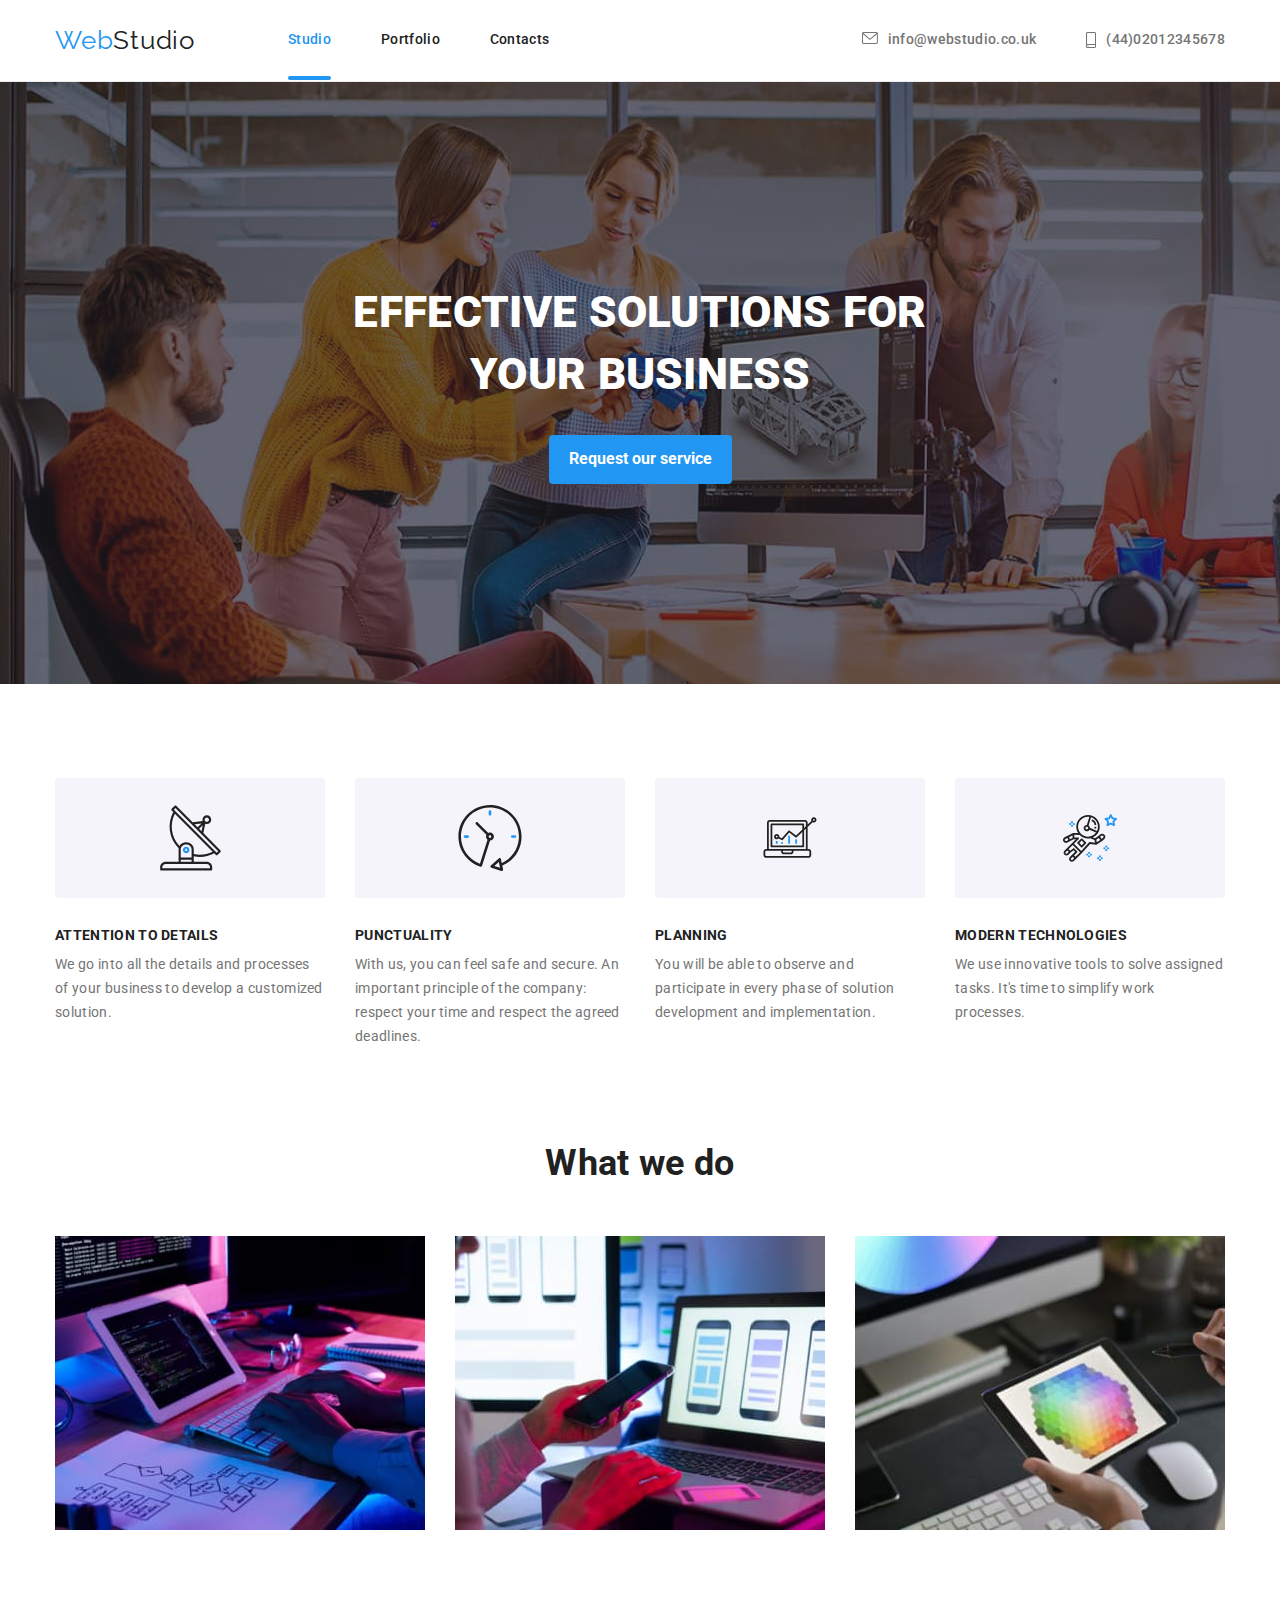
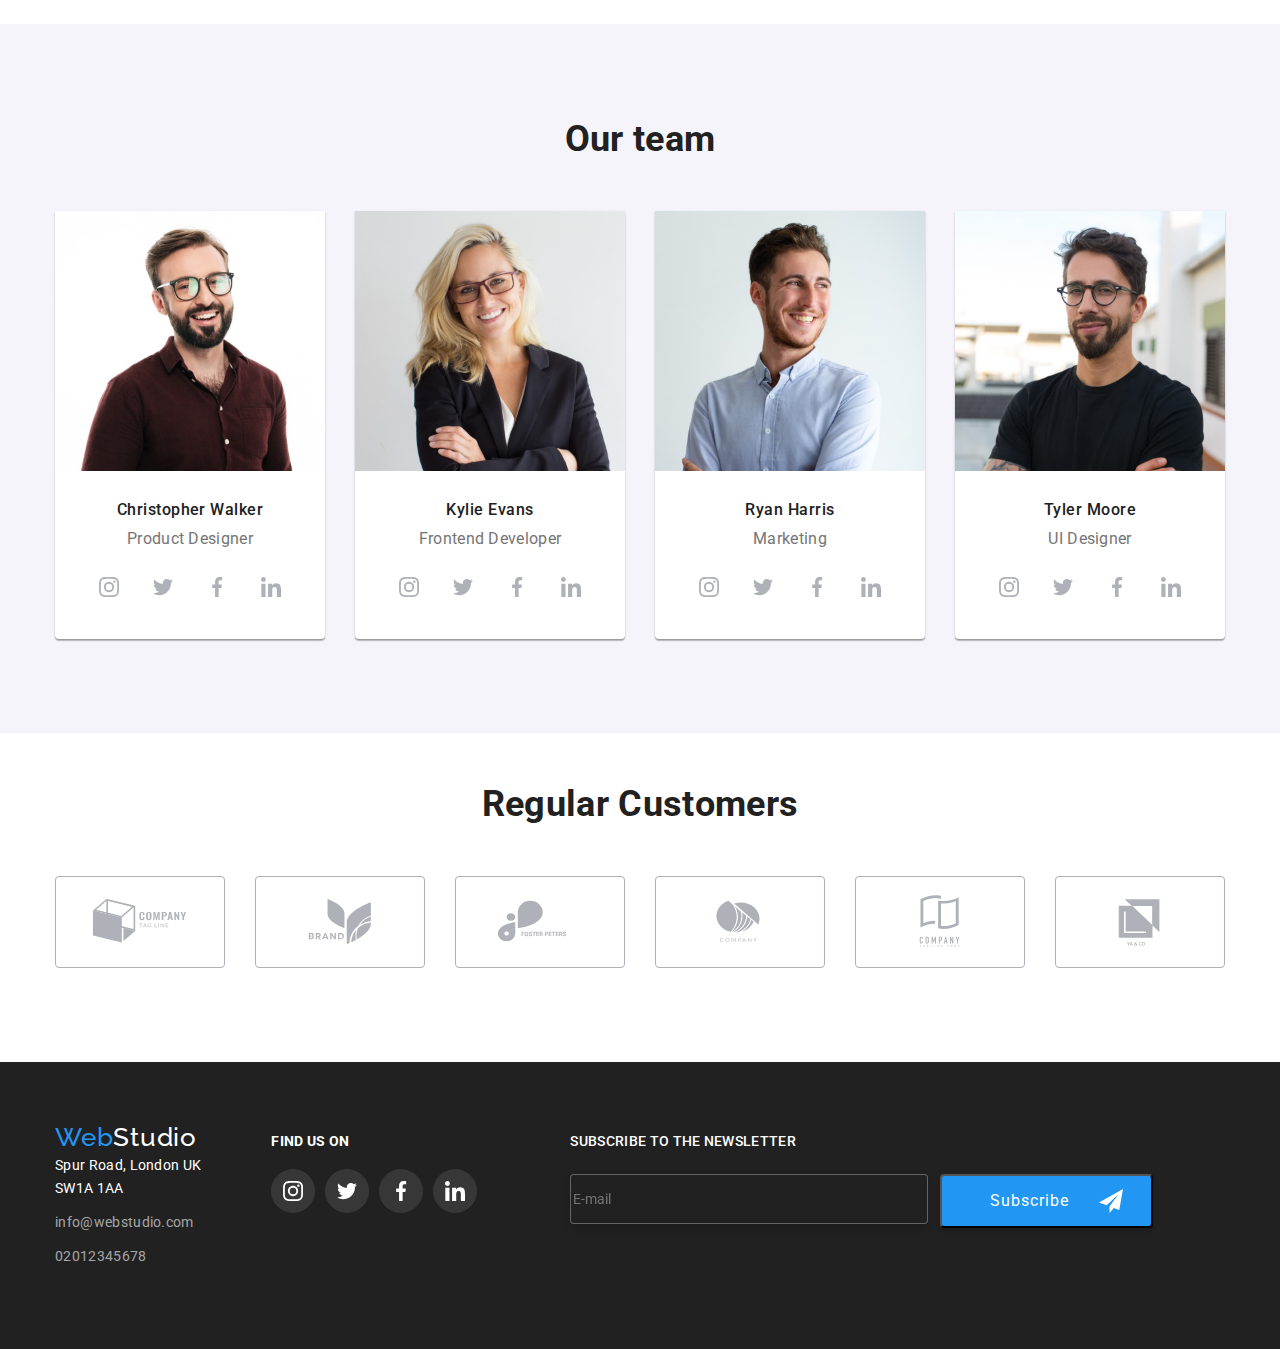
<file: index.html>
<!DOCTYPE html>
<html lang="en">
  <head>
    <meta charset="UTF-8" />
    <meta http-equiv="X-UA-Compatible" content="IE=edge" />
    <meta name="viewport" content="width=device-width, initial-scale=1.0" />
    <title>WebStudio</title>
    <link rel="preconnect" href="https://fonts.googleapis.com" />
    <link rel="preconnect" href="https://fonts.gstatic.com" crossorigin />
    <link
      href="https://fonts.googleapis.com/css2?family=Raleway:wght@700&family=Roboto:wght@400;500;700;900&display=swap"
      rel="stylesheet"
    />
    <link
      rel="stylesheet"
      href="https://cdnjs.cloudflare.com/ajax/libs/modern-normalize/1.1.0/modern-normalize.min.css"
    />
    <link rel="stylesheet" href="./css/main.min.css" />
    <!-- <link rel="stylesheet" href="./css/styles.css" /> -->
  </head>
  <body>
    <header class="header">
      <div class="container">
        <nav class="logo continer main-nav">
          <a href="./index.html" class="logo__icon"
            >Web<span class="logo__dark">Studio</span></a
          >
          <ul class="nav list">
            <li class="nav__item">
              <a href="./index.html" class="nav__link current">Studio</a>
            </li>
            <li class="nav__item">
              <a href="./portfolio.html" class="nav__link">Portfolio</a>
            </li>
            <li class="nav__item">
              <a href="" class="nav__link">Contacts</a>
            </li>
          </ul>
        </nav>
        <ul class="auth-nav list">
          <li class="auth-nav__item">
            <a class="auth-nav__link" href="mailto:info@webstudio.co.uk"
              ><svg class="auth-nav__icon" width="16" height="12">
                <use href="./images/icons.svg#icon-envelope"></use></svg
              >info@webstudio.co.uk</a
            >
          </li>
          <li class="auth-nav__item">
            <a class="auth-nav__link" href="tel:+4402012345678">
              <svg class="auth-nav__icon" width="10" height="16">
                <use href="./images/icons.svg#icon-smartphone"></use></svg
              >(44)02012345678</a
            >
          </li>
        </ul>
      </div>
    </header>
    <main>
      <section class="hero">
        <h1 class="hero__title">EFFECTIVE SOLUTIONS FOR <br />YOUR BUSINESS</h1>
        <button class="primary button" type="button" data-modal-open>
          Request our service
        </button>
      </section>
      <section class="feature">
        <div class="container">
          <h2 hidden class="features__title visually-hidden">Features</h2>
          <ul class="feature__list list">
            <li class="feature__item">
              <div class="feature__block">
                <svg width="65" height="70">
                  <use href="./images/icons.svg#icon-antenna"></use>
                </svg>
              </div>
              <h3 class="feature__targets">ATTENTION TO DETAILS</h3>
              <p class="feature__text">
                We go into all the details and processes of your business to
                develop a customized solution.
              </p>
            </li>
            <li class="feature__item">
              <div class="feature__block">
                <svg width="66" height="70">
                  <use href="./images/icons.svg#icon-clock"></use>
                </svg>
              </div>

              <h3 class="feature__targets">PUNCTUALITY</h3>
              <p class="feature__text">
                With us, you can feel safe and secure. An important principle of
                the company: respect your time and respect the agreed deadlines.
              </p>
            </li>
            <li class="feature__item">
              <div class="feature__block">
                <svg width="70" height="53">
                  <use href="./images/icons.svg#icon-diagram"></use>
                </svg>
              </div>
              <h3 class="feature__targets">PLANNING</h3>
              <p class="feature__text">
                You will be able to observe and participate in every phase of
                solution development and implementation.
              </p>
            </li>
            <li class="feature__item">
              <div class="feature__block">
                <svg width="54" height="60">
                  <use href="./images/icons.svg#icon-astronaut"></use>
                </svg>
              </div>
              <h3 class="feature__targets">MODERN TECHNOLOGIES</h3>
              <p class="feature__text">
                We use innovative tools to solve assigned tasks. It's time to
                simplify work processes.
              </p>
            </li>
          </ul>
        </div>
      </section>
      <section class="section section-what-we-do">
        <div class="container">
          <h2 class="section__title">What we do</h2>
          <ul class="what-we-do list product">
            <li class="flex-element product-thumb">
              <img src="./images/1.img.jpg" alt="1" width="370" height="294" />
              <div class="product-actions">
                <p class="product-text">desktop apps</p>
              </div>
            </li>
            <li class="flex-element product-thumb">
              <img src="./images/2.img.jpg" alt="2" width="370" height="294" />
              <div class="product-actions">
                <p class="product-text">mobile apps</p>
              </div>
            </li>
            <li class="flex-element product-thumb">
              <img src="./images/3.img.jpg" alt="3" width="370" height="294" />
              <div class="product-actions">
                <p class="product-text">design solutions</p>
              </div>
            </li>
          </ul>
        </div>
      </section>
      <section class="section section-our-team">
        <div class="container">
          <h2 class="section__title">Our team</h2>
          <ul class="our-team list">
            <li class="flex-element shadows">
              <img
                src="./images/Tony.jpg"
                alt="Tony Iommy"
                width="270"
                height="260"
              />
              <div class="our-team-names">
                <h3 class="section-title-team">Christopher Walker</h3>
                <p>Product Designer</p>
                <ul class="socials list">
                  <li class="socials-item">
                    <a
                      class="socials-link link"
                      href="https://instagram.com"
                      target="_blank"
                      rel="noopener noreferrer"
                      aria-label="instagram"
                    >
                      <svg class="socials-icon" width="20" height="20">
                        <use href="./images/icons.svg#icon-instagram"></use>
                      </svg>
                    </a>
                  </li>
                  <li class="socials-item">
                    <a
                      class="socials-link link"
                      href="https://twiter.com"
                      target="_blank"
                      rel="noopener noreferrer"
                      aria-label="twiter"
                    >
                      <svg class="socials-icon" width="20" height="20">
                        <use href="./images/icons.svg#icon-twitter"></use>
                      </svg>
                    </a>
                  </li>
                  <li class="socials-item">
                    <a
                      class="socials-link link"
                      href="https://facebook.com"
                      target="_blank"
                      rel="noopener noreferrer"
                      aria-label="facebook"
                    >
                      <svg class="socials-icon" width="20" height="20">
                        <use href="./images/icons.svg#icon-facebook"></use>
                      </svg>
                    </a>
                  </li>
                  <li class="socials-item">
                    <a
                      class="socials-link link"
                      href="https://linkedin.com"
                      target="_blank"
                      rel="noopener noreferrer"
                      aria-label="linkedin"
                    >
                      <svg class="socials-icon" width="20" height="20">
                        <use href="./images/icons.svg#icon-linkedin"></use>
                      </svg>
                    </a>
                  </li>
                </ul>
              </div>
            </li>
            <li class="flex-element shadows">
              <img
                src="./images/Sharon.jpg"
                alt="Sharon den Adel"
                width="270"
                height="260"
              />
              <div class="our-team-names">
                <h3 class="section-title-team">Kylie Evans</h3>
                <p>Frontend Developer</p>
                <ul class="socials list">
                  <li class="socials-item">
                    <a
                      class="socials-link link"
                      href="https://instagram.com"
                      target="_blank"
                      rel="noopener noreferrer"
                      aria-label="instagram"
                    >
                      <svg class="socials-icon" width="20" height="20">
                        <use href="./images/icons.svg#icon-instagram"></use>
                      </svg>
                    </a>
                  </li>
                  <li class="socials-item">
                    <a
                      class="socials-link link"
                      href="https://twiter.com"
                      target="_blank"
                      rel="noopener noreferrer"
                      aria-label="twiter"
                    >
                      <svg class="socials-icon" width="20" height="20">
                        <use href="./images/icons.svg#icon-twitter"></use>
                      </svg>
                    </a>
                  </li>
                  <li class="socials-item">
                    <a
                      class="socials-link link"
                      href="https://facebook.com"
                      target="_blank"
                      rel="noopener noreferrer"
                      aria-label="facebook"
                    >
                      <svg class="socials-icon" width="20" height="20">
                        <use href="./images/icons.svg#icon-facebook"></use>
                      </svg>
                    </a>
                  </li>
                  <li class="socials-item">
                    <a
                      class="socials-link link"
                      href="https://linkedin.com"
                      target="_blank"
                      rel="noopener noreferrer"
                      aria-label="linkedin"
                    >
                      <svg class="socials-icon" width="20" height="20">
                        <use href="./images/icons.svg#icon-linkedin"></use>
                      </svg>
                    </a>
                  </li>
                </ul>
              </div>
            </li>
            <li class="flex-element shadows">
              <img
                src="./images/James.jpg"
                alt="James Hetfield"
                width="270"
                height="260"
              />
              <div class="our-team-names">
                <h3 class="section-title-team">Ryan Harris</h3>
                <p>Marketing</p>
                <ul class="socials list">
                  <li class="socials-item">
                    <a
                      class="socials-link link"
                      href="https://instagram.com"
                      target="_blank"
                      rel="noopener noreferrer"
                      aria-label="instagram"
                    >
                      <svg class="socials-icon" width="20" height="20">
                        <use href="./images/icons.svg#icon-instagram"></use>
                      </svg>
                    </a>
                  </li>
                  <li class="socials-item">
                    <a
                      class="socials-link link"
                      href="https://twiter.com"
                      target="_blank"
                      rel="noopener noreferrer"
                      aria-label="twiter"
                    >
                      <svg class="socials-icon" width="20" height="20">
                        <use href="./images/icons.svg#icon-twitter"></use>
                      </svg>
                    </a>
                  </li>
                  <li class="socials-item">
                    <a
                      class="socials-link link"
                      href="https://facebook.com"
                      target="_blank"
                      rel="noopener noreferrer"
                      aria-label="facebook"
                    >
                      <svg class="socials-icon" width="20" height="20">
                        <use href="./images/icons.svg#icon-facebook"></use>
                      </svg>
                    </a>
                  </li>
                  <li class="socials-item">
                    <a
                      class="socials-link link"
                      href="https://linkedin.com"
                      target="_blank"
                      rel="noopener noreferrer"
                      aria-label="linkedin"
                    >
                      <svg class="socials-icon" width="20" height="20">
                        <use href="./images/icons.svg#icon-linkedin"></use>
                      </svg>
                    </a>
                  </li>
                </ul>
              </div>
            </li>
            <li class="flex-element shadows">
              <img
                src="./images/Kirk.jpg"
                alt="Kirk Hammett"
                width="270"
                height="260"
              />
              <div class="our-team-names">
                <h3 class="section-title-team">Tyler Moore</h3>
                <p>UI Designer</p>
                <ul class="socials list">
                  <li class="socials-item">
                    <a
                      class="socials-link link"
                      href="https://instagram.com"
                      target="_blank"
                      rel="noopener noreferrer"
                      aria-label="instagram"
                    >
                      <svg class="socials-icon" width="20" height="20">
                        <use href="./images/icons.svg#icon-instagram"></use>
                      </svg>
                    </a>
                  </li>
                  <li class="socials-item">
                    <a
                      class="socials-link link"
                      href="https://twiter.com"
                      target="_blank"
                      rel="noopener noreferrer"
                      aria-label="twiter"
                    >
                      <svg class="socials-icon" width="20" height="20">
                        <use href="./images/icons.svg#icon-twitter"></use>
                      </svg>
                    </a>
                  </li>
                  <li class="socials-item">
                    <a
                      class="socials-link link"
                      href="https://facebook.com"
                      target="_blank"
                      rel="noopener noreferrer"
                      aria-label="facebook"
                    >
                      <svg class="socials-icon" width="20" height="20">
                        <use href="./images/icons.svg#icon-facebook"></use>
                      </svg>
                    </a>
                  </li>
                  <li class="socials-item">
                    <a
                      class="socials-link link"
                      href="https://linkedin.com"
                      target="_blank"
                      rel="noopener noreferrer"
                      aria-label="linkedin"
                    >
                      <svg class="socials-icon" width="20" height="20">
                        <use href="./images/icons.svg#icon-linkedin"></use>
                      </svg>
                    </a>
                  </li>
                </ul>
              </div>
            </li>
          </ul>
        </div>
      </section>
      <section class="section section-customers">
        <div class="container">
          <h2 class="section__title">Regular Customers</h2>
          <ul class="customers list">
            <li>
              <a class="button__customer">
                <svg class="button__icon" width="106" height="62">
                  <use href="./images/icons.svg#icon-client-1"></use>
                </svg>
              </a>
            </li>
            <li>
              <a class="button__customer">
                <svg class="button__icon" width="106" height="62">
                  <use href="./images/icons.svg#icon-client-2"></use>
                </svg>
              </a>
            </li>
            <li>
              <a class="button__customer">
                <svg class="button__icon" width="106" height="62">
                  <use href="./images/icons.svg#icon-client-3"></use>
                </svg>
              </a>
            </li>
            <li>
              <a class="button__customer">
                <svg class="button__icon" width="106" height="62">
                  <use href="./images/icons.svg#icon-client-4"></use>
                </svg>
              </a>
            </li>
            <li>
              <a class="button__customer">
                <svg class="button__icon" width="106" height="62">
                  <use href="./images/icons.svg#icon-client-5"></use>
                </svg>
              </a>
            </li>
            <li>
              <a class="button__customer">
                <svg class="button__icon" width="106" height="62">
                  <use href="./images/icons.svg#icon-client-6"></use>
                </svg>
              </a>
            </li>
          </ul>
        </div>
      </section>
    </main>
    <footer class="footer">
      <div class="container">
        <div class="logo">
          <a href="./index.html " class="logo__icon"
            >Web<span class="logo__light">Studio</span></a
          >
          <address>
            <p class="footer-text">
              Spur Road, London UK <br />
              SW1A 1AA
            </p>
            <ul class="list">
              <li class="footer-link">
                <a href="mail:info@webstudio.com" class="link"
                  >info@webstudio.com</a
                >
              </li>
              <li class="footer-link">
                <a href="tel:+4402012345678" class="link">02012345678</a>
              </li>
            </ul>
          </address>
        </div>

        <div class="find-us-container">
          <p class="find-us">find us on</p>
          <ul class="socials list">
            <li class="socials-item">
              <a
                class="footer-socials-link link"
                href="https://instagram.com"
                target="_blank"
                rel="noopener noreferrer"
                aria-label="instagram"
              >
                <svg class="footer-socials-icon" width="20" height="20">
                  <use href="./images/icons.svg#icon-instagram"></use>
                </svg>
              </a>
            </li>
            <li class="socials-item">
              <a
                class="footer-socials-link link"
                href="https://twiter.com"
                target="_blank"
                rel="noopener noreferrer"
                aria-label="twiter"
              >
                <svg class="footer-socials-icon" width="20" height="20">
                  <use href="./images/icons.svg#icon-twitter"></use>
                </svg>
              </a>
            </li>
            <li class="socials-item">
              <a
                class="footer-socials-link link"
                href="https://facebook.com"
                target="_blank"
                rel="noopener noreferrer"
                aria-label="facebook"
              >
                <svg class="footer-socials-icon" width="20" height="20">
                  <use href="./images/icons.svg#icon-facebook"></use>
                </svg>
              </a>
            </li>
            <li class="socials-item">
              <a
                class="footer-socials-link link"
                href="https://linkedin.com"
                target="_blank"
                rel="noopener noreferrer"
                aria-label="linkedin"
              >
                <svg class="footer-socials-icon" width="20" height="20">
                  <use href="./images/icons.svg#icon-linkedin"></use>
                </svg>
              </a>
            </li>
          </ul>
        </div>
        <div class="subscription">
          <p>Subscribe to the newsletter</p>
          <form class="sub">
            <lable class="sub-box">
              <input
                type="email"
                name="email"
                placeholder="E-mail"
                id="sub-box"
              />
            </lable>
            <button class="sub-email" type="submit">
              Subscribe
              <svg class="icon-sub" width="24" height="24">
                <use href="./images/icons.svg#icon-send"></use>
              </svg>
            </button>
          </form>
        </div>
      </div>
    </footer>

    <div class="backdrop is-hidden" data-modal>
      <div class="modal">
        <button class="modal-button" type="button" data-modal-close>
          <svg width="11" height="11">
            <use href="./images/icons.svg#icon-Vector"></use>
          </svg>
        </button>

        <form class="register-form" name="register-form">
          <strong class="register-form-title"
            >Leave your information and we'll call you back
          </strong>

          <div class="register-form-group" role="group">
            <label class="register-form-field">
              <span class="register-form-label">Name</span>
              <span class="register-form-span">
                <input
                  class="register-form-input"
                  type="text"
                  name="user-name"
                  required
                />
                <svg class="register-form-icon" width="12" height="12">
                  <use href="./images/icons.svg#icon-name"></use>
                </svg>
              </span>
            </label>
            <label class="register-form-field">
              <span class="register-form-label">Telephone</span>
              <span class="register-form-span">
                <input
                  class="register-form-input"
                  type="text"
                  name="user-phone"
                  required
                  minlength="13"
                  maxlength="13"
                />
                <svg class="register-form-icon" width="13" height="13">
                  <use href="./images/icons.svg#icon-telephone"></use>
                </svg>
              </span>
            </label>
            <label class="register-form-field">
              <span class="register-form-label">E-mail</span>
              <span class="register-form-span">
                <input
                  class="register-form-input"
                  type="email"
                  name="user-email"
                  required
                />
                <svg class="register-form-icon" width="15" height="12">
                  <use href="./images/icons.svg#icon-email"></use>
                </svg>
              </span>
            </label>
            <label class="register-form-field">
              <span class="register-form-label">Comments</span>
              <textarea
                class="register-form-message"
                name="user-message"
                rows="5"
                placeholder="Enter the text"
              ></textarea>
            </label>
          </div>
          <div>
            <div>
              <label class="register-form-agriment">
                <input
                  class="register-form-checkbox visually-hidden"
                  type="checkbox"
                />
                <svg class="register-form-icon agree" width="18" height="15">
                  <use
                    class="icon-checked"
                    href="./images/icons.svg#icon-agree"
                  ></use>
                  <use
                    class="icon-unchecked"
                    href="./images/icons.svg#icon-non-agree"
                  ></use>
                </svg>
                <span class="registeer-form-desc"
                  >I agree with the newsletter and accept
                  <a class="register-form-link" target="_blank" href=""
                    >the Terms and Conditions</a
                  >
                </span>
              </label>
            </div>
            <button class="register-form-button button" type="submit">
              Send
            </button>
          </div>
        </form>
      </div>
    </div>
    <script src="./js/modal.js"></script>
  </body>
</html>
</file>
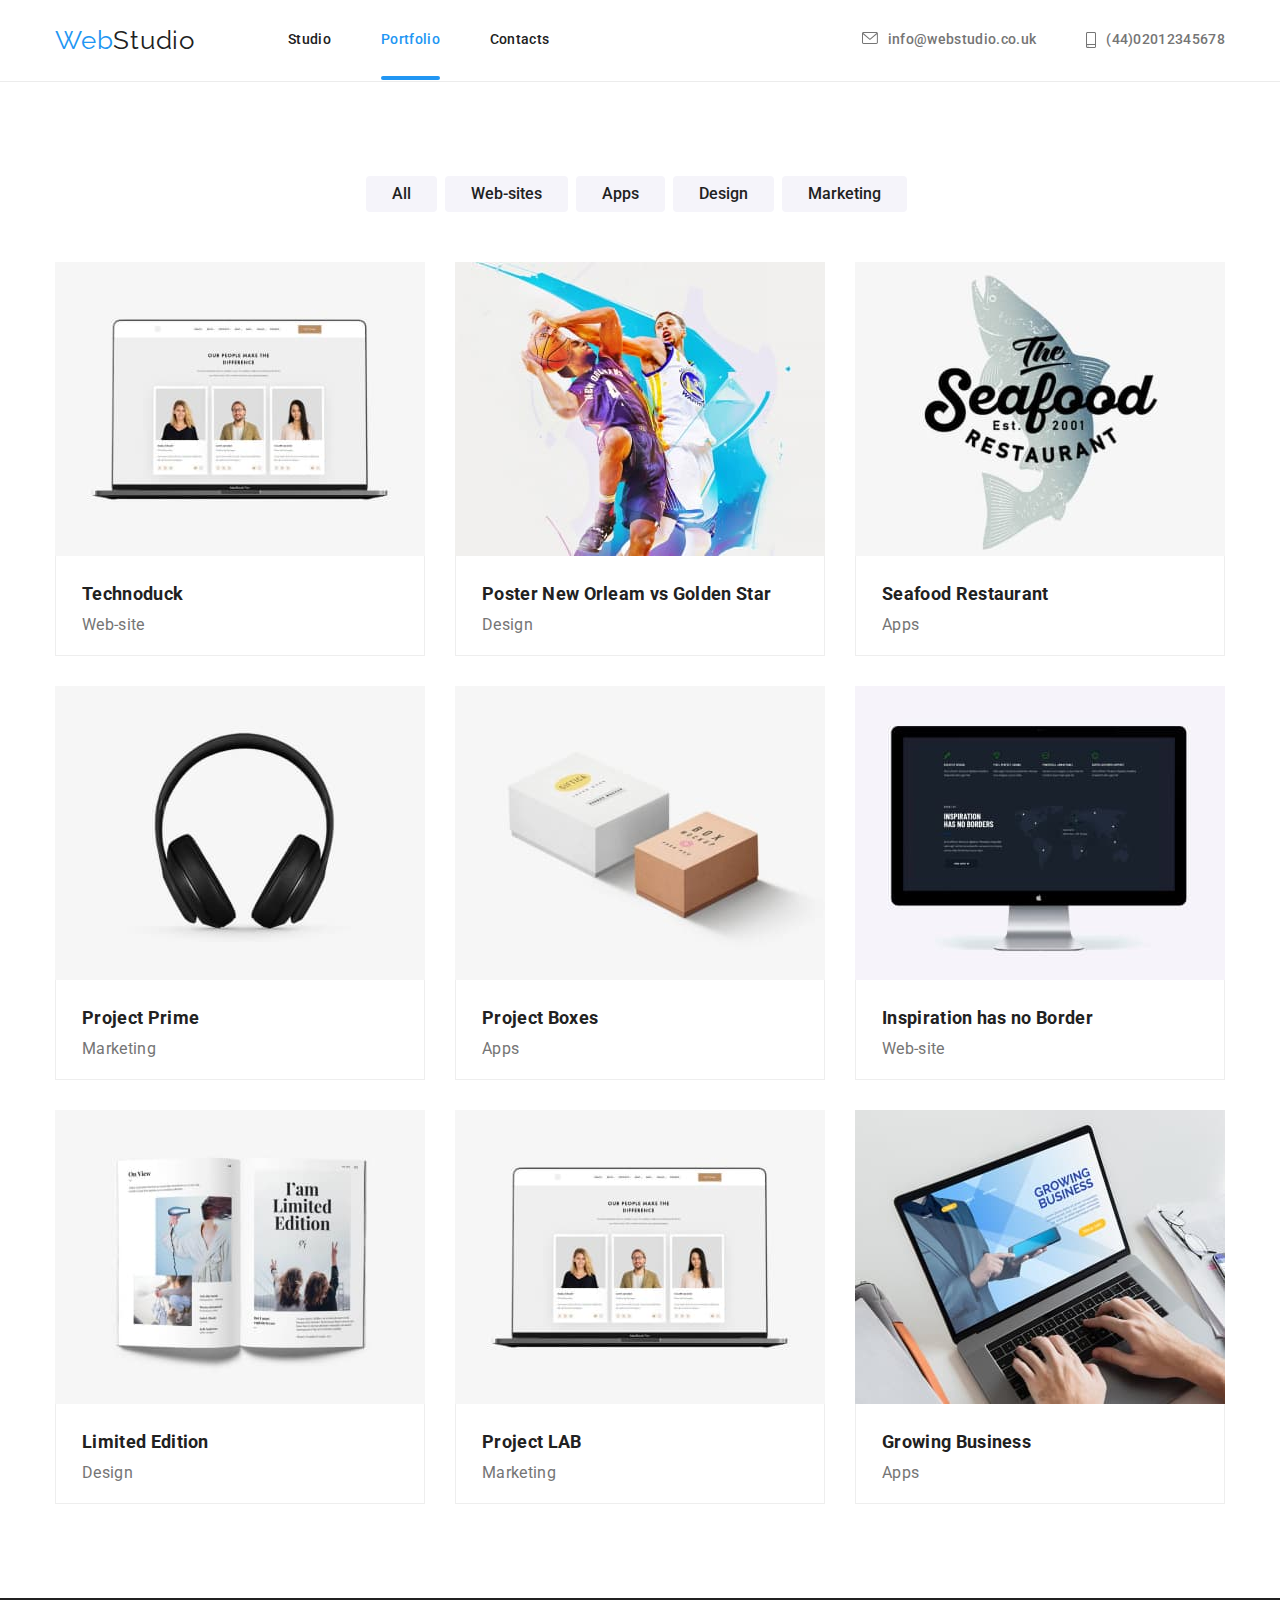
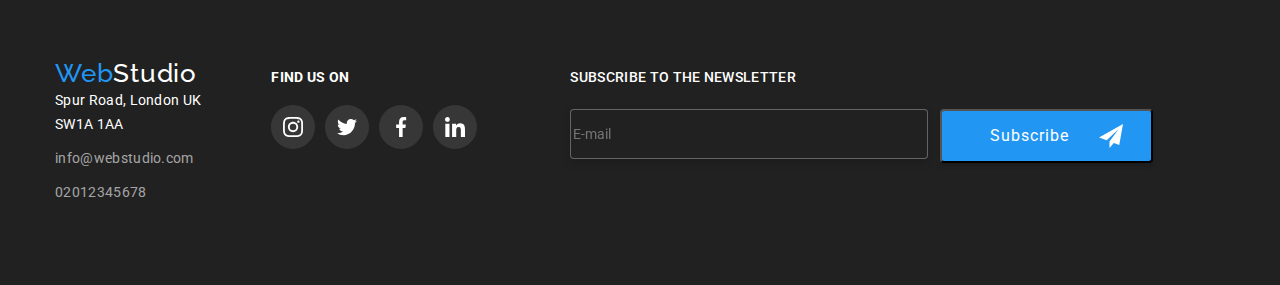
<file: portfolio.html>
<!DOCTYPE html>
<html lang="en">
  <head>
    <meta charset="UTF-8" />
    <meta http-equiv="X-UA-Compatible" content="IE=edge" />
    <meta name="viewport" content="width=device-width, initial-scale=1.0" />
    <title>WebStudio</title>
    <link rel="preconnect" href="https://fonts.googleapis.com" />
    <link rel="preconnect" href="https://fonts.gstatic.com" crossorigin />
    <link
      href="https://fonts.googleapis.com/css2?family=Raleway:wght@700&family=Roboto:wght@400;500;700;900&display=swap"
      rel="stylesheet"
    />
    <link
      rel="stylesheet"
      href="https://cdnjs.cloudflare.com/ajax/libs/modern-normalize/1.1.0/modern-normalize.min.css"
    />
    <link rel="stylesheet" href="./css/main.min.css" />
    <!-- <link rel="stylesheet" href="./css/styles.css" /> -->
  </head>
  <body>
    <header class="header">
      <div class="container">
        <nav class="logo continer main-nav">
          <a href="./index.html" class="logo__icon"
            >Web<span class="logo__dark">Studio</span></a
          >
          <ul class="nav list">
            <li class="nav__item">
              <a href="./index.html" class="nav__link">Studio</a>
            </li>
            <li class="nav__item">
              <a href="./portfolio.html" class="nav__link current">Portfolio</a>
            </li>
            <li class="nav__item">
              <a href="" class="nav__link">Contacts</a>
            </li>
          </ul>
        </nav>
        <ul class="auth-nav list">
          <li class="auth-nav__item">
            <a class="auth-nav__link" href="mailto:info@webstudio.co.uk"
              ><svg class="auth-nav__icon" width="16" height="12">
                <use href="./images/icons.svg#icon-envelope"></use></svg
              >info@webstudio.co.uk</a
            >
          </li>
          <li class="auth-nav__item">
            <a class="auth-nav__link" href="tel:+4402012345678">
              <svg class="auth-nav__icon" width="10" height="16">
                <use href="./images/icons.svg#icon-smartphone"></use></svg
              >(44)02012345678</a
            >
          </li>
        </ul>
      </div>
    </header>
    <main>
      <section class="section-portfolio">
        <div class="container">
          <h1 hidden class="visually-hidden section-title"></h1>
          <ul class="portfolio-nav list">
            <li class="portfolio-buttons">
              <button class="button secondary">All</button>
            </li>
            <li class="portfolio-buttons">
              <button class="button secondary">Web-sites</button>
            </li>
            <li class="portfolio-buttons">
              <button class="button secondary">Apps</button>
            </li>
            <li class="portfolio-buttons">
              <button class="button secondary">Design</button>
            </li>
            <li class="portfolio-buttons">
              <button class="button secondary">Marketing</button>
            </li>
          </ul>

          <ul class="portfolio-works list card-set">
            <li class="flex-element card-set-items">
              <a href class="link">
                <div class="portfolio-thumb">
                  <img
                    src="./images/Portfolio/img.jpg"
                    alt="Technoduck"
                    width="370"
                    height="294"
                  />
                  <div class="portfolio-actions">
                    <p class="portfolio-overlay">
                      Technoduck is a state-of-the-art coronavirus distribution
                      platform. Companies use this platform for digital
                      espionage and attacks on competitors' secure servers.
                    </p>
                  </div>
                </div>
                <div class="portfolio-text">
                  <h2 class="section-title-portfolio">Technoduck</h2>
                  <p>Web-site</p>
                </div>
              </a>
            </li>
            <li class="flex-element card-set-items">
              <a href class="link">
                <div class="portfolio-thumb">
                  <img
                    src="./images/Portfolio/img-1.jpg"
                    alt="Technoduck"
                    width="370"
                    height="294"
                  />
                  <div class="portfolio-actions">
                    <p class="portfolio-overlay">
                      Technoduck is a state-of-the-art coronavirus distribution
                      platform. Companies use this platform for digital
                      espionage and attacks on competitors' secure servers.
                    </p>
                  </div>
                </div>
                <div class="portfolio-text">
                  <h2 class="section-title-portfolio">
                    Poster New Orleam vs Golden Star
                  </h2>
                  <p>Design</p>
                </div>
              </a>
            </li>
            <li class="flex-element card-set-items">
              <a href class="link">
                <div class="portfolio-thumb">
                  <img
                    src="./images/Portfolio/img-2.jpg"
                    alt="Technoduck"
                    width="370"
                    height="294"
                  />
                  <div class="portfolio-actions">
                    <p class="portfolio-overlay">
                      Technoduck is a state-of-the-art coronavirus distribution
                      platform. Companies use this platform for digital
                      espionage and attacks on competitors' secure servers.
                    </p>
                  </div>
                </div>
                <div class="portfolio-text">
                  <h2 class="section-title-portfolio">Seafood Restaurant</h2>
                  <p>Apps</p>
                </div>
              </a>
            </li>
            <li class="flex-element card-set-items">
              <a href class="link">
                <div class="portfolio-thumb">
                  <img
                    src="./images/Portfolio/img-3.jpg"
                    alt="Technoduck"
                    width="370"
                    height="294"
                  />
                  <div class="portfolio-actions">
                    <p class="portfolio-overlay">
                      Technoduck is a state-of-the-art coronavirus distribution
                      platform. Companies use this platform for digital
                      espionage and attacks on competitors' secure servers.
                    </p>
                  </div>
                </div>
                <div class="portfolio-text">
                  <h2 class="section-title-portfolio">Project Prime</h2>
                  <p>Marketing</p>
                </div>
              </a>
            </li>
            <li class="flex-element card-set-items">
              <a href class="link">
                <div class="portfolio-thumb">
                  <img
                    src="./images/Portfolio/img-4.jpg"
                    alt="Technoduck"
                    width="370"
                    height="294"
                  />
                  <div class="portfolio-actions">
                    <p class="portfolio-overlay">
                      Technoduck is a state-of-the-art coronavirus distribution
                      platform. Companies use this platform for digital
                      espionage and attacks on competitors' secure servers.
                    </p>
                  </div>
                </div>
                <div class="portfolio-text">
                  <h2 class="section-title-portfolio">Project Boxes</h2>
                  <p>Apps</p>
                </div>
              </a>
            </li>

            <li class="flex-element card-set-items">
              <a href class="link">
                <div class="portfolio-thumb">
                  <img
                    src="./images/Portfolio/img-5.jpg"
                    alt="Technoduck"
                    width="370"
                    height="294"
                  />
                  <div class="portfolio-actions">
                    <p class="portfolio-overlay">
                      Technoduck is a state-of-the-art coronavirus distribution
                      platform. Companies use this platform for digital
                      espionage and attacks on competitors' secure servers.
                    </p>
                  </div>
                </div>
                <div class="portfolio-text">
                  <h2 class="section-title-portfolio">
                    Inspiration has no Border
                  </h2>
                  <p>Web-site</p>
                </div>
              </a>
            </li>
            <li class="flex-element card-set-items">
              <a href class="link">
                <div class="portfolio-thumb">
                  <img
                    src="./images/Portfolio/img-6.jpg"
                    alt="Technoduck"
                    width="370"
                    height="294"
                  />
                  <div class="portfolio-actions">
                    <p class="portfolio-overlay">
                      Technoduck is a state-of-the-art coronavirus distribution
                      platform. Companies use this platform for digital
                      espionage and attacks on competitors' secure servers.
                    </p>
                  </div>
                </div>
                <div class="portfolio-text">
                  <h2 class="section-title-portfolio">Limited Edition</h2>
                  <p>Design</p>
                </div>
              </a>
            </li>
            <li class="flex-element card-set-items">
              <a href class="link">
                <div class="portfolio-thumb">
                  <img
                    src="./images/Portfolio/img-7.jpg"
                    alt="Technoduck"
                    width="370"
                    height="294"
                  />
                  <div class="portfolio-actions">
                    <p class="portfolio-overlay">
                      Technoduck is a state-of-the-art coronavirus distribution
                      platform. Companies use this platform for digital
                      espionage and attacks on competitors' secure servers.
                    </p>
                  </div>
                </div>
                <div class="portfolio-text">
                  <h2 class="section-title-portfolio">Project LAB</h2>
                  <p>Marketing</p>
                </div>
              </a>
            </li>
            <li class="flex-element card-set-items">
              <a href class="link">
                <div class="portfolio-thumb">
                  <img
                    src="./images/Portfolio/img-8.jpg"
                    alt="Technoduck"
                    width="370"
                    height="294"
                  />
                  <div class="portfolio-actions">
                    <p class="portfolio-overlay">
                      Technoduck is a state-of-the-art coronavirus distribution
                      platform. Companies use this platform for digital
                      espionage and attacks on competitors' secure servers.
                    </p>
                  </div>
                </div>
                <div class="portfolio-text">
                  <h2 class="section-title-portfolio">Growing Business</h2>
                  <p>Apps</p>
                </div>
              </a>
            </li>
          </ul>
        </div>
      </section>
    </main>

    <footer class="footer">
      <div class="container">
        <div class="logo">
          <a href="./index.html " class="logo__icon"
            >Web<span class="logo__light">Studio</span></a
          >
          <address>
            <p class="footer-text">
              Spur Road, London UK <br />
              SW1A 1AA
            </p>
            <ul class="list">
              <li class="footer-link">
                <a href="mail:info@webstudio.com" class="link"
                  >info@webstudio.com</a
                >
              </li>
              <li class="footer-link">
                <a href="tel:+4402012345678" class="link">02012345678</a>
              </li>
            </ul>
          </address>
        </div>

        <div class="find-us-container">
          <p class="find-us">find us on</p>
          <ul class="socials list">
            <li class="socials-item">
              <a
                class="footer-socials-link link"
                href="https://instagram.com"
                target="_blank"
                rel="noopener noreferrer"
                aria-label="instagram"
              >
                <svg class="footer-socials-icon" width="20" height="20">
                  <use href="./images/icons.svg#icon-instagram"></use>
                </svg>
              </a>
            </li>
            <li class="socials-item">
              <a
                class="footer-socials-link link"
                href="https://twiter.com"
                target="_blank"
                rel="noopener noreferrer"
                aria-label="twiter"
              >
                <svg class="footer-socials-icon" width="20" height="20">
                  <use href="./images/icons.svg#icon-twitter"></use>
                </svg>
              </a>
            </li>
            <li class="socials-item">
              <a
                class="footer-socials-link link"
                href="https://facebook.com"
                target="_blank"
                rel="noopener noreferrer"
                aria-label="facebook"
              >
                <svg class="footer-socials-icon" width="20" height="20">
                  <use href="./images/icons.svg#icon-facebook"></use>
                </svg>
              </a>
            </li>
            <li class="socials-item">
              <a
                class="footer-socials-link link"
                href="https://linkedin.com"
                target="_blank"
                rel="noopener noreferrer"
                aria-label="linkedin"
              >
                <svg class="footer-socials-icon" width="20" height="20">
                  <use href="./images/icons.svg#icon-linkedin"></use>
                </svg>
              </a>
            </li>
          </ul>
        </div>
        <div class="subscription">
          <p>Subscribe to the newsletter</p>
          <form class="sub">
            <lable class="sub-box">
              <input
                type="email"
                name="email"
                placeholder="E-mail"
                id="sub-box"
              />
            </lable>
            <button class="sub-email" type="submit">
              Subscribe
              <svg class="icon-sub" width="24" height="24">
                <use href="./images/icons.svg#icon-send"></use>
              </svg>
            </button>
          </form>
        </div>
      </div>
    </footer>
  </body>
</html>
</file>
<file: css/styles.css>
/* p color #757575
h color #212121
background: #E5E5E5
white #FFFFFF
blue #2196F3
button color #F5F4FA */ 

/* :root{
--primary-text-color: #757575;
--section-title-colot: #212121;
--accent-color: #2196F3;
--accent-white-color: #FFFFFF;

--items: 1;
--indent: 30px;
--hover-timing: 250ms cubic-bezier(0.4, 0, 0.2, 1);
} */
/*body {
    background-color: var(--accent-white-color);
    color: var(--primary-text-color);
    
    font-family: Roboto, sans-serif;
    font-size: 16px;
    line-height: 1.18;
    letter-spacing: 0.02em;
}*/
/*.visually-hidden {
    position: absolute;
    width: 1px;
    height: 1px;
    margin: -1px;
    border: 0;
    padding: 0;
    white-space: nowrap;
    clip-path: inset(100%);
    clip: rect(0 0 0 0);
    overflow: hidden;
}
.list {
    padding: 0;
    margin: 0;
    list-style: none;
}
.link {
    display: flex;
    align-items: center;
    gap: 10px;
    text-decoration: none;
    color: currentColor;
}
.container {
    margin-left: auto;
    margin-right: auto;
    padding-left: 15px;
    padding-right: 15px;
    width: 1200px;
}*/
/*reset*/

/*h1,
h2,
h3,
p {
    margin: 0px;
}
img {
    display: block;
}*/

/* .main-nav {
    display: flex;
    align-items: center;
}
.header {
    color: var(--section-title-colot);
    padding-top: 25px;
    padding-bottom: 25px;
    border-bottom: 1px solid #ECECEC;
}
.header> .container {
    display: flex;
    align-items: center;
} */
/*.logo__icon {
    color: var(--accent-color);
    font-family: Raleway, cursive;
    font-size: 26px;
    line-height: 1.19;
    letter-spacing: 0.03em;
    text-decoration: none;
}
.logo__dark {
    color: var(--section-title-colot);
    transition: color var(--hover-timing);   
}
.logo .footer {
    color: var(--accent-white-color);
        font-family: Raleway, cursive;
        font-size: 26px;
        line-height: 1.19;
        letter-spacing: 0.03em;
        text-decoration: none;
        transition: color var(--hover-timing);
}
.logo__dark:hover,
.logo__dark:focus {
    color: var(--accent-color);
    transition: var(--hover-timing);
 }*/


/*site-nav*/

/* .nav {
    display: flex;
    margin-left: 93px;
    align-self: center;
}
.nav__item:not(:last-child) {
    margin-right: 50px;
}
.nav__link {
   display: flex;
   align-items: center;
   position: relative;
   flex-wrap: nowrap;
   gap: 10px;
   font-weight: 500;
   font-size: 14px;
   line-height: 1.14;
   text-decoration: none;
   color: var(--section-title-colot);
   transition: color var(--hover-timing); 
}
.nav__link:hover,
.nav__link:focus {
    color: var(--accent-color);
}
.nav__ link.current {
    color: var(--accent-color);
    font-weight: 500;
    font-size: 14px;
    line-height: 1.14;
    text-decoration: none;   
}
.current::after {
    position: absolute;
    content: "";
    display: block;
    width: 100%;
    height: 4px;
    bottom: -32px;
    left: 0;
    border-radius: 2px;
    background-color: var(--accent-color);
    transition: background-color var(--hover-timing);
} */

/* .auth-nav {
    display: flex;
    margin-left: auto;
}
 .auth-nav__icon {
    margin-right: 10px;
    fill: currentColor;
 }
.auth-nav__link{
    display: flex;
    color: var(--primary-text-color);
    font-weight: 500;
    font-size: 14px;
    line-height: 1.14;
    text-decoration: none;
    transition: color var(--hover-timing);
}
.auth-nav__item + .auth-nav__item {
    margin-left: 50px;
}
.auth-nav__link:hover,
.auth-nav__link:focus {
    color: var(--accent-color);
}
.contacts-link {
    display: flex;
    align-items: baseline;
    
} */
/*Hero*/
 /* .hero {
    padding-top: 200px;
    padding-bottom: 200px;
    max-width: 1600px;
    margin-left: auto;
    margin-right: auto;
    text-align: center;
    color: var(--accent-white-color);
    background-color: var(--section-title-colot);
    text-align: center;
    background-repeat: no-repeat;
    background-image: linear-gradient(rgba(47, 48, 58, 0.4),
            rgba(47, 48, 58, 0.4)),
        url("../images/hero-bg.jpg");
}
.hero__title {
    padding-bottom: 0px;
    margin-top: 0px;
    margin-bottom: 30px;
    font-weight: 900;
    font-size: 44px;
    line-height: 1.4;
} */


/*section*/

/* .feature {
    padding-top: 94px;
    padding-bottom: 94px;
}

.feature__list {
    display: flex;
    padding: 0px;
    gap: 30px; 
}
.feature__item {
    width: 270px;
}
.feature__block {
    display: flex;
    align-items: center;
    justify-content: center;
    margin-bottom: 30px;
    width: 270px;
    height: 120px;
    background: #F5F4FA;
    border-radius: 4px;
}
.feature__targets {
    margin-top: 0px;
    margin-bottom: 9.41px;
    color: var(--section-title-colot);
    font-weight: 700;
    font-size: 14px;
    line-height: 1.14;
    }
.feature__text {
    margin-top: 0px;
    font-style: normal;
    font-weight: 400;
    font-size: 14px;
    line-height: 1.7;
} */



/* .section-what-we-do {
    padding-bottom: 94px;
}
.section__title {
    margin-bottom: 50px;
    text-align: center;
    color:var(--section-title-colot);
    font-weight: 700;
    font-size: 36px;
    line-height: 1.2;
}
.what-we-do {
    display: flex;
    justify-content: center;
    gap: 30px;
}
.section-our-team {
    padding-top: 94px;
    padding-bottom: 94px;
    background: #F5F4FA;
}
.product-thumb {
    position: relative;
}
.product-actions {
    display: flex;
    align-items: center;
    justify-content: center;
    position: absolute;
    width: 370px;
    height: 70px;
    bottom: 0%;
    opacity: 0;
    background: rgba(47, 48, 58, 0.8);
    transition: var(--hover-timing);
}
.product-text {
    font-weight: 700;
    font-size: 14px;
    line-height: 16px;
    text-transform: uppercase;
    color: var(--accent-white-color);
}
.product:hover .product-actions,
.product:focus .product-actions {
    opacity: 1;
} */
/*.card-set-items .link {

}*/
/* .our-team {
    display: flex;
    justify-content: center;
    gap: 30px;
}
.our-team-names {
    padding-top: 30px;
    padding-bottom: 30px;
    text-align: center;
}
.our-team-names p {
    margin-bottom: 16px;
    
}
.socials {
    display: flex;
    justify-content:center;
    gap: 10px;
}
.socials-link {
    display: flex;
    align-items: center;
    justify-content: center;
    width: 44px;
    height: 44px;
    color: #AFB1B8;
    background-color: var(--accent-white-color);
    border-radius: 50%;
    transition: background-color var(--hover-timing), color var(--hover-timing);
}
.socials-link:hover,
.socials-link:focus  {
    color: var(--accent-white-color);
    background-color: var(--accent-color);
}
.socials-icon {
    fill: currentColor;
}
.shadows {
    background: var(--accent-white-color) ;
    box-shadow: 0px 1px 3px rgba(0, 0, 0, 0.12), 0px 1px 1px rgba(0, 0, 0, 0.14), 0px 2px 1px rgba(0, 0, 0, 0.2);
    border-radius: 0px 0px 4px 4px;
} */
/* .button {
    border-radius: 4px;
    display: inline-block;

    color: var(--section-title-colot);
    background-color: var(--accent-white-color);
    font-weight: 700;
    font-size: 36px;
    line-height: 1.16;
    text-align: center;
    
}
.button.primary {
    color: var(--accent-white-color);
    background-color: var(--accent-color);
    font-weight: 700;
    font-size: 16px;
    line-height: 1.8;
    text-align: center;
    font-family: inherit;
    padding: 10px 20px;
    border: none;
    cursor: pointer;
}
.button.secondary {
    padding: 2px 26px;
    color: var(--section-title-colot);
    background-color: #F5F4FA;
    border-radius: 4px;
    font-family: inherit;
    font-weight: 500;
    font-size: 16px;
    line-height: 1.5;
    text-align: center;
    padding: 6px 26px;
    border: none;
    transition: color var(--hover-timing), background-color var(--hover-timing), box-shadow var(--hover-timing);
}
.button.secondary:hover,
.button.secondary:focus {
    color: var(--accent-white-color);
    background-color: var(--accent-color);
    box-shadow: 0px 3px 1px rgba(0, 0, 0, 0.1), 0px 1px 2px rgba(0, 0, 0, 0.08), 0px 2px 2px rgba(0, 0, 0, 0.12);
} */

/* .portfolio-buttons {
    margin-right: 8px;
}
.section-customers {
    padding-top: 50px;
    padding-bottom: 94px;
}
.customers {
    display: flex; 
    border-radius: 4px; 
    gap: 30px;
}
.button__customer {
    display: flex;
    align-items: center;
    justify-content: center;
    padding: 0px;
    width: 170px;
    height: 92px;
    border: 1px solid #AFB1B8;
    border-radius: 4px;
    transition: border var(--hover-timing);
}
.button__icon {
    width: 106px;
    height: 60px;
    fill: #AFB1B8;
    transition: fill var(--hover-timing), border var(--hover-timing);
}

.button__customer:hover .button__icon,
.button__customer:focus .button__icon {
    fill: var(--accent-color);
}


.button__customer:hover,
.button__customer:focus {
    border: 1px solid var(--accent-color);
}
.section-works {
    margin-bottom: 94px;
}

.section-title-team {
    margin-bottom:10px;
    color: var(--section-title-colot);
    font-weight: 500;
    font-size: 16px;
    line-height: 1.18;
    letter-spacing: 0.03em;
}
.section-title-team p {
    margin-top: 10px;
    margin-bottom: 30px;

}
.section-title-portfolio {
    margin-bottom: 4px;
    color: var(--section-title-colot);
    font-weight: 700;
    font-size: 18px;
    line-height: 2;
}

.section-portfolio {
    padding-top: 94px;
    padding-bottom: 94px;
}
.portfolio-nav {
    display: flex;
    justify-content: center;
    margin-bottom: 50px;
}
.portfolio-nav .list {
    margin-bottom: 50px;
}

.portfolio-text {
    padding: 20px 26px;
    border-right: 1px solid #EEEEEE;
    border-bottom: 1px solid #EEEEEE;
    border-left: 1px solid #EEEEEE;
}
.portfolio-works {
    --items: 3;
}

.portfolio-thumb {
    position: relative;
    overflow: hidden;
}
.portfolio-actions {
    position: absolute;
    top: 0;
    left: 0;
    transform: translateY(100%);

    width: 100%;
    height: 100%;

    display: flex;
    align-items: center;
    justify-content: center;
    
    padding: 20px;
    background: rgba(33, 150, 243, 0.9);
    
    transition-duration: 250ms; 
} */
/*B.card-set-item {
    
}*/
/* .card-set-items .link {
    display: block;
    transition-property: border, box-shadow;
    transition-duration: 250ms;
    transition-timing-function: cubic-bezier(0.4, 0, 0.2, 1)

}
.link:hover .portfolio-actions,
.link:focus .portfolio-actions {
    transform: translateY(0);
}
.card-set-items .link:hover,
.card-set-items .link:focus {
    box-shadow: 0px 1px 1px rgb(0 0 0 / 12%), 0px 4px 4px rgb(0 0 0 / 6%), 1px 4px 6px rgb(0 0 0 / 16%);
    transition: box-shadow var(--hover-timing); 
}

.portfolio-overlay {
    font-size: 18px;
    line-height: 28px;
    letter-spacing: 0.03em;
    color: var(--accent-white-color);
}

.card-set {    
    display: flex;
    flex-wrap: wrap;
    gap: var(--indent);
}
.card-set-items {
   flex-basis: calc(100% - var(--indent) * (var(--items) - 1)) / var(--items);
 }
  */
/* .footer {
   padding-top: 60px;
   padding-bottom: 60px;
    background-color: var(--section-title-colot);
    font-weight: 500;
    font-size: 14px;
    line-height: 1.7;
    text-decoration: none;
}
.footer .logo {
    display: block;
    margin-bottom: 20px;
}
.footer > .container {
    display: flex;
    align-items: baseline;
  
}
.footer .link {
    color: rgba(255, 255, 255, 0.6);;
    text-decoration: none;
}
.footer .link:hover,
.footer .link:focus {
    color: var(--accent-color);
}
.logo__light {
    color: var(--accent-white-color);
    transition: color var(--hover-timing);
}
.logo__light:hover {
    color: var(--accent-color);
}
.footer-text {
    margin-bottom: 10px;
    color: var(--accent-white-color);
    font-style: normal;
    font-weight: 400;
    font-size: 14px;
    line-height: 1.7;
    text-decoration: none;
}
.footer address {
    color: rgba(255, 255, 255, 0.6);
    font-style: normal;
    font-weight: 400;
    font-size: 14px;
    line-height: 1.7;
    text-decoration: none;
}
.footer-link:not(:last-child) {
margin-bottom: 10px;
}
.find-us-container {
    margin-left: 70px;
}
.find-us {
    padding-bottom: 20px;
    font-weight: 700;
    font-size: 14px;
    line-height: 16px;
    text-transform: uppercase;
    color: var(--accent-white-color);
}
.footer-socials-link {
    display: flex;
    align-items: center;
    justify-content: center;
    width: 44px;
    height: 44px;
    color:var(--accent-white-color);
    background-color: rgba(255, 255, 255, 0.1);
    border-radius: 50%;
    transition: background-color var(--hover-timing);
}

.footer-socials-link:hover,
.footer-socials-link:focus {
    color: var(--accent-white-color);
    background-color: var(--accent-color);
}
.footer-socials-icon {
    fill: var(--accent-white-color);
}

.footer .subscription {
    margin-left: 93px;
}

.subscription p {
    text-transform: uppercase;
    color: var(--accent-white-color);
    margin-bottom: 20px;
}

.sub {
    display: flex;
    gap: 12px;
}

.sub input {
    width: 358px;
    height: 50px;
    border: 1px solid rgba(255, 255, 255, 0.3);
    filter: drop-shadow(0px 4px 4px rgba(0, 0, 0, 0.15));
    border-radius: 4px;
    background-color: var(--section-title-colot);
}

.sub-email {
    display: flex;
    align-items: center;
    text-align: center;
    font-size: 16px;
    line-height: 30px;
    letter-spacing: 0.06em;
    padding-top: 10px;
    padding-right: 28px;
    padding-bottom: 10px;
    padding-left: 48px;
    color: var(--accent-white-color);
    background-color: var(--accent-color);
    box-shadow: 0px 4px 4px rgba(0, 0, 0, 0.15);
    border-radius: 4px;
    cursor: pointer;
}

.icon-sub {
    width: 24px;
    height: 24px;
    margin-left: 30px;
    fill: var(--accent-white-color);
} */

/* .backdrop {
    position: fixed;
    top: 0;
    left: 0;
    z-index: 1000 ;
    width: 100%;
    height: 100%;
    background: rgba(0, 0, 0, 0.2);
    transition: opacity var(--hover-timing), visibility var(--hover-timing);
}
.backdrop.is-hidden {
    opacity: 0;
    pointer-events: none;
    visibility: hidden;
}

.modal {
    position: absolute;
    width: 528px;
    height: 581px;
  
    top: 50%;
    left: 50%;
    transform: translate(-50%, -50%);
    padding: 40px;

    background: var(--accent-white-color);
    box-shadow: 0px 1px 3px rgba(0, 0, 0, 0.12), 0px 1px 1px rgba(0, 0, 0, 0.14), 0px 2px 1px rgba(0, 0, 0, 0.2);
    border-radius: 4px;;
}
.modal-button {
    position: absolute;
    width: 30px;
    height: 30px;
    top: 10px;
    right: 10px;
    border-radius: 50%;
    display: flex;
    align-items: center;
    justify-content: center;
    padding: 0;
    border: solid rgba(0, 0, 0, 0.1);
    background: var(--accent-white-color);
    cursor: pointer;
}
.modal-button:hover {
    fill: var(--accent-color)
}
.register-form-title {
    display: block;
    text-align: center;
    font-size: 20px;
    line-height: 23px;
    text-align: center;
    margin-bottom: 12px;
    color: var(--section-title-colot);
}
.register-form-group {
    margin-bottom: 20px;
} 
.register-form-field {
    position: relative;
    display: block;
    margin-bottom: 10px;
    font-size: 12px;
}
.register-form-field:last-child {
    position: relative;
    display: block;
    font-size: 12px;
    margin-bottom: 0;
}
.register-form-span {
    position: relative;

}
.register-form-label {
    display: block;
    font-size: 12px;
    padding-bottom: 4px;
}
.register-form-input {
    width: 100%;
    height: 40px;
    padding-left: 30px;
    padding-right: 30px;
    border: 1px solid rgba(33, 33, 33, 0.2);
    border-radius: 4px;
    outline: transparent;
    transition: border-color var(--hover-timing);
    cursor: pointer;
}
.register-form-input:hover,
.register-form-input:focus {
    border-color: var(--accent-color);
}
.register-form-icon {
    position: absolute;
    top: 50%;;
    left: 12px; 
    display: inline-block;
    transform: translateY(-50%);
    transition: fill var(--hover-timing); 
}
.agree {
    left: -29px;
}
.register-form-input:hover + .register-form-icon > use,
.register-form-input:focus + .register-form-icon > use {
    fill: var(--accent-color);
}
.register-form-message {
    width: 100%;
    height: 120px;
    padding: 12px 16px;
    resize: none;
    outline: transparent;
    border: 1px solid rgba(33, 33, 33, 0.2);
    border-radius: 4px;
}
.register-form-message::placeholder {
    color: rgba(117, 117, 117, 0.5);}
.register-form-checkbox:checked + .register-form-icon .icon-checked {
    opacity: 1;
}
.icon-checked {
    opacity: 0;
    transition: opacity var(--hover-timing);
}
.register-form-checkbox:checked + .register-form-icon .icon-unchecked {
    opacity: 0;
}
.icon-unchecked {
    opacity: 1;
    transition: opacity var(--hover-timing);
}
.register-form-agriment {
    position: relative;
    display: flex;
    align-items: center;
    justify-content: center;
    top: 50%;
   margin-left: 30px;
    margin-bottom: 20px;
}
.register-form-desc {
    margin-left: 10px;
    font-size: 13px;
    user-select: none;
}
.register-form-link {
    color: #757575;
    text-decoration: none;
}
.register-form-button {
    display: block;
    font-size: 16px;
    margin: 0 auto;
    padding: 10px 80px;
    border: none;
    color: var(--accent-white-color);
    background-color: var(--accent-color);
    cursor: pointer;
} */
</file>
<file: css/main.min.css>
:root{--primary-text-color: #757575;--section-title-colot: #212121;--accent-color: #2196F3;--accent-white-color: #FFFFFF;--items: 1;--indent: 30px;--hover-timing: 250ms cubic-bezier(0.4, 0, 0.2, 1)}body{background-color:var(--accent-white-color);color:var(--primary-text-color);font-family:Roboto,sans-serif;font-size:16px;line-height:1.18;letter-spacing:.02em}h1,h2,h3,p{margin:0px}img{display:block}.visually-hidden{position:absolute;width:1px;height:1px;margin:-1px;border:0;padding:0;white-space:nowrap;-webkit-clip-path:inset(100%);clip-path:inset(100%);clip:rect(0 0 0 0);overflow:hidden}.list{padding:0;margin:0;list-style:none}.link{display:-webkit-box;display:-ms-flexbox;display:flex;-webkit-box-align:center;-ms-flex-align:center;align-items:center;gap:10px;text-decoration:none;color:currentColor}.container{margin-left:auto;margin-right:auto;padding-left:15px;padding-right:15px;width:1200px}.button{border-radius:4px;display:inline-block;color:var(--section-title-colot);background-color:var(--accent-white-color);font-weight:700;font-size:36px;line-height:1.16;text-align:center}.button.primary{color:var(--accent-white-color);background-color:var(--accent-color);font-weight:700;font-size:16px;line-height:1.8;text-align:center;font-family:inherit;padding:10px 20px;border:none;cursor:pointer}.button.secondary{padding:2px 26px;color:var(--section-title-colot);background-color:#f5f4fa;border-radius:4px;font-family:inherit;font-weight:500;font-size:16px;line-height:1.5;text-align:center;padding:6px 26px;border:none;-webkit-transition:color var(--hover-timing),background-color var(--hover-timing),-webkit-box-shadow var(--hover-timing);transition:color var(--hover-timing),background-color var(--hover-timing),-webkit-box-shadow var(--hover-timing);transition:color var(--hover-timing),background-color var(--hover-timing),box-shadow var(--hover-timing);transition:color var(--hover-timing),background-color var(--hover-timing),box-shadow var(--hover-timing),-webkit-box-shadow var(--hover-timing)}.button.secondary:hover,.button.secondary:focus{color:var(--accent-white-color);background-color:var(--accent-color);-webkit-box-shadow:0px 3px 1px rgba(0,0,0,.1),0px 1px 2px rgba(0,0,0,.08),0px 2px 2px rgba(0,0,0,.12);box-shadow:0px 3px 1px rgba(0,0,0,.1),0px 1px 2px rgba(0,0,0,.08),0px 2px 2px rgba(0,0,0,.12)}.logo__icon{color:var(--accent-color);font-family:Raleway,cursive;font-size:26px;line-height:1.19;letter-spacing:.03em;text-decoration:none}.logo__dark{color:var(--section-title-colot);-webkit-transition:color var(--hover-timing);transition:color var(--hover-timing)}.logo .footer{color:var(--accent-white-color);font-family:Raleway,cursive;font-size:26px;line-height:1.19;letter-spacing:.03em;text-decoration:none;-webkit-transition:color var(--hover-timing);transition:color var(--hover-timing)}.logo__dark:hover,.logo__dark:focus{color:var(--accent-color);-webkit-transition:var(--hover-timing);transition:var(--hover-timing)}.header{color:var(--section-title-colot);padding-top:25px;padding-bottom:25px;border-bottom:1px solid #ececec}.header>.container{display:-webkit-box;display:-ms-flexbox;display:flex;-webkit-box-align:center;-ms-flex-align:center;align-items:center}.nav{display:-webkit-box;display:-ms-flexbox;display:flex;margin-left:93px;-ms-flex-item-align:center;align-self:center}.nav__item:not(:last-child){margin-right:50px}.nav__link{display:-webkit-box;display:-ms-flexbox;display:flex;-webkit-box-align:center;-ms-flex-align:center;align-items:center;position:relative;-ms-flex-wrap:nowrap;flex-wrap:nowrap;gap:10px;font-weight:500;font-size:14px;line-height:1.14;text-decoration:none;color:var(--section-title-colot);-webkit-transition:color var(--hover-timing);transition:color var(--hover-timing)}.nav__link:hover,.nav__link:focus{color:var(--accent-color)}.nav__link.current{color:var(--accent-color);font-weight:500;font-size:14px;line-height:1.14;text-decoration:none}.nav .current::after{position:absolute;content:"";display:block;width:100%;height:4px;bottom:-32px;left:0;border-radius:2px;background-color:var(--accent-color);-webkit-transition:background-color var(--hover-timing);transition:background-color var(--hover-timing)}.main-nav{display:-webkit-box;display:-ms-flexbox;display:flex;-webkit-box-align:center;-ms-flex-align:center;align-items:center}.auth-nav{display:-webkit-box;display:-ms-flexbox;display:flex;margin-left:auto}.auth-nav__icon{margin-right:10px;fill:currentColor}.auth-nav__link{display:-webkit-box;display:-ms-flexbox;display:flex;color:var(--primary-text-color);font-weight:500;font-size:14px;line-height:1.14;text-decoration:none;-webkit-transition:color var(--hover-timing);transition:color var(--hover-timing)}.auth-nav__item+.auth-nav__item{margin-left:50px}.auth-nav__link:hover,.auth-nav__link:focus{color:var(--accent-color)}.auth-nav .contacts-link{display:-webkit-box;display:-ms-flexbox;display:flex;-webkit-box-align:baseline;-ms-flex-align:baseline;align-items:baseline}.hero{padding-top:200px;padding-bottom:200px;max-width:1600px;margin-left:auto;margin-right:auto;text-align:center;color:var(--accent-white-color);background-color:var(--section-title-colot);text-align:center;background-repeat:no-repeat;background-image:-webkit-gradient(linear, left top, left bottom, from(rgba(47, 48, 58, 0.4)), to(rgba(47, 48, 58, 0.4))),url("../images/hero-bg.jpg");background-image:linear-gradient(rgba(47, 48, 58, 0.4), rgba(47, 48, 58, 0.4)),url("../images/hero-bg.jpg")}.hero__title{padding-bottom:0px;margin-top:0px;margin-bottom:30px;font-weight:900;font-size:44px;line-height:1.4}.feature{padding-top:94px;padding-bottom:94px}.feature__list{display:-webkit-box;display:-ms-flexbox;display:flex;padding:0px;gap:30px}.feature__item{width:270px}.feature__block{display:-webkit-box;display:-ms-flexbox;display:flex;-webkit-box-align:center;-ms-flex-align:center;align-items:center;-webkit-box-pack:center;-ms-flex-pack:center;justify-content:center;margin-bottom:30px;width:270px;height:120px;background:#f5f4fa;border-radius:4px}.feature__targets{margin-top:0px;margin-bottom:9.41px;color:var(--section-title-colot);font-weight:700;font-size:14px;line-height:1.14}.feature__text{margin-top:0px;font-style:normal;font-weight:400;font-size:14px;line-height:1.7}.section-what-we-do{padding-bottom:94px}.section__title{margin-bottom:50px;text-align:center;color:var(--section-title-colot);font-weight:700;font-size:36px;line-height:1.2}.what-we-do{display:-webkit-box;display:-ms-flexbox;display:flex;-webkit-box-pack:center;-ms-flex-pack:center;justify-content:center;gap:30px}.section-our-team{padding-top:94px;padding-bottom:94px;background:#f5f4fa}.product-thumb{position:relative}.product-actions{display:-webkit-box;display:-ms-flexbox;display:flex;-webkit-box-align:center;-ms-flex-align:center;align-items:center;-webkit-box-pack:center;-ms-flex-pack:center;justify-content:center;position:absolute;width:370px;height:70px;bottom:0%;opacity:0;background:rgba(47,48,58,.8);-webkit-transition:var(--hover-timing);transition:var(--hover-timing)}.product-text{font-weight:700;font-size:14px;line-height:16px;text-transform:uppercase;color:var(--accent-white-color)}.product:hover .product-actions,.product:focus .product-actions{opacity:1}.our-team{display:-webkit-box;display:-ms-flexbox;display:flex;-webkit-box-pack:center;-ms-flex-pack:center;justify-content:center;gap:30px}.our-team-names{padding-top:30px;padding-bottom:30px;text-align:center}.our-team-names p{margin-bottom:16px}.socials{display:-webkit-box;display:-ms-flexbox;display:flex;-webkit-box-pack:center;-ms-flex-pack:center;justify-content:center;gap:10px}.socials-link{display:-webkit-box;display:-ms-flexbox;display:flex;-webkit-box-align:center;-ms-flex-align:center;align-items:center;-webkit-box-pack:center;-ms-flex-pack:center;justify-content:center;width:44px;height:44px;color:#afb1b8;background-color:var(--accent-white-color);border-radius:50%;-webkit-transition:background-color var(--hover-timing),color var(--hover-timing);transition:background-color var(--hover-timing),color var(--hover-timing)}.socials-link:hover,.socials-link:focus{color:var(--accent-white-color);background-color:var(--accent-color)}.socials-icon{fill:currentColor}.shadows{background:var(--accent-white-color);-webkit-box-shadow:0px 1px 3px rgba(0,0,0,.12),0px 1px 1px rgba(0,0,0,.14),0px 2px 1px rgba(0,0,0,.2);box-shadow:0px 1px 3px rgba(0,0,0,.12),0px 1px 1px rgba(0,0,0,.14),0px 2px 1px rgba(0,0,0,.2);border-radius:0px 0px 4px 4px}.portfolio-buttons{margin-right:8px}.section-customers{padding-top:50px;padding-bottom:94px}.customers{display:-webkit-box;display:-ms-flexbox;display:flex;border-radius:4px;gap:30px}.button__customer{display:-webkit-box;display:-ms-flexbox;display:flex;-webkit-box-align:center;-ms-flex-align:center;align-items:center;-webkit-box-pack:center;-ms-flex-pack:center;justify-content:center;padding:0px;width:170px;height:92px;border:1px solid #afb1b8;border-radius:4px;-webkit-transition:border var(--hover-timing);transition:border var(--hover-timing)}.button__icon{width:106px;height:60px;fill:#afb1b8;-webkit-transition:fill var(--hover-timing),border var(--hover-timing);transition:fill var(--hover-timing),border var(--hover-timing)}.button__customer:hover .button__icon,.button__customer:focus .button__icon{fill:var(--accent-color)}.button__customer:hover,.button__customer:focus{border:1px solid var(--accent-color)}.section-works{margin-bottom:94px}.section-title-team{margin-bottom:10px;color:var(--section-title-colot);font-weight:500;font-size:16px;line-height:1.18;letter-spacing:.03em}.section-title-team p{margin-top:10px;margin-bottom:30px}.section-title-portfolio{margin-bottom:4px;color:var(--section-title-colot);font-weight:700;font-size:18px;line-height:2}.section-portfolio{padding-top:94px;padding-bottom:94px}.portfolio-nav{display:-webkit-box;display:-ms-flexbox;display:flex;-webkit-box-pack:center;-ms-flex-pack:center;justify-content:center;margin-bottom:50px}.portfolio-nav .list{margin-bottom:50px}.portfolio-text{padding:20px 26px;border-right:1px solid #eee;border-bottom:1px solid #eee;border-left:1px solid #eee}.portfolio-works{--items: 3}.portfolio-thumb{position:relative;overflow:hidden}.portfolio-actions{position:absolute;top:0;left:0;-webkit-transform:translateY(100%);transform:translateY(100%);width:100%;height:100%;display:-webkit-box;display:-ms-flexbox;display:flex;-webkit-box-align:center;-ms-flex-align:center;align-items:center;-webkit-box-pack:center;-ms-flex-pack:center;justify-content:center;padding:20px;background:rgba(33,150,243,.9);-webkit-transition-duration:250ms;transition-duration:250ms}.footer{padding-top:60px;padding-bottom:60px;background-color:var(--section-title-colot);font-weight:500;font-size:14px;line-height:1.7;text-decoration:none}.footer .logo{display:block;margin-bottom:20px}.footer>.container{display:-webkit-box;display:-ms-flexbox;display:flex;-webkit-box-align:baseline;-ms-flex-align:baseline;align-items:baseline}.footer .link{color:rgba(255,255,255,.6);text-decoration:none}.footer .link:hover,.footer .link:focus{color:var(--accent-color)}.logo__light{color:var(--accent-white-color);-webkit-transition:color var(--hover-timing);transition:color var(--hover-timing)}.logo__light:hover{color:var(--accent-color)}.footer-text{margin-bottom:10px;color:var(--accent-white-color);font-style:normal;font-weight:400;font-size:14px;line-height:1.7;text-decoration:none}.footer address{color:rgba(255,255,255,.6);font-style:normal;font-weight:400;font-size:14px;line-height:1.7;text-decoration:none}.footer-link:not(:last-child){margin-bottom:10px}.find-us-container{margin-left:70px}.find-us{padding-bottom:20px;font-weight:700;font-size:14px;line-height:16px;text-transform:uppercase;color:var(--accent-white-color)}.footer-socials-link{display:-webkit-box;display:-ms-flexbox;display:flex;-webkit-box-align:center;-ms-flex-align:center;align-items:center;-webkit-box-pack:center;-ms-flex-pack:center;justify-content:center;width:44px;height:44px;color:var(--accent-white-color);background-color:rgba(255,255,255,.1);border-radius:50%;-webkit-transition:background-color var(--hover-timing);transition:background-color var(--hover-timing)}.footer-socials-link:hover,.footer-socials-link:focus{color:var(--accent-white-color);background-color:var(--accent-color)}.footer-socials-icon{fill:var(--accent-white-color)}.footer .subscription{margin-left:93px}.subscription p{text-transform:uppercase;color:var(--accent-white-color);margin-bottom:20px}.sub{display:-webkit-box;display:-ms-flexbox;display:flex;gap:12px}.sub input{width:358px;height:50px;border:1px solid rgba(255,255,255,.3);-webkit-filter:drop-shadow(0px 4px 4px rgba(0, 0, 0, 0.15));filter:drop-shadow(0px 4px 4px rgba(0, 0, 0, 0.15));border-radius:4px;background-color:var(--section-title-colot)}.sub-email{display:-webkit-box;display:-ms-flexbox;display:flex;-webkit-box-align:center;-ms-flex-align:center;align-items:center;text-align:center;font-size:16px;line-height:30px;letter-spacing:.06em;padding-top:10px;padding-right:28px;padding-bottom:10px;padding-left:48px;color:var(--accent-white-color);background-color:var(--accent-color);-webkit-box-shadow:0px 4px 4px rgba(0,0,0,.15);box-shadow:0px 4px 4px rgba(0,0,0,.15);border-radius:4px;cursor:pointer}.icon-sub{width:24px;height:24px;margin-left:30px;fill:var(--accent-white-color)}.backdrop{position:fixed;top:0;left:0;z-index:1000;width:100%;height:100%;background:rgba(0,0,0,.2);-webkit-transition:opacity var(--hover-timing),visibility var(--hover-timing);transition:opacity var(--hover-timing),visibility var(--hover-timing)}.backdrop.is-hidden{opacity:0;pointer-events:none;visibility:hidden}.modal{position:absolute;width:528px;height:581px;top:50%;left:50%;-webkit-transform:translate(-50%, -50%);transform:translate(-50%, -50%);padding:40px;background:var(--accent-white-color);-webkit-box-shadow:0px 1px 3px rgba(0,0,0,.12),0px 1px 1px rgba(0,0,0,.14),0px 2px 1px rgba(0,0,0,.2);box-shadow:0px 1px 3px rgba(0,0,0,.12),0px 1px 1px rgba(0,0,0,.14),0px 2px 1px rgba(0,0,0,.2);border-radius:4px}.modal-button{position:absolute;width:30px;height:30px;top:10px;right:10px;border-radius:50%;display:-webkit-box;display:-ms-flexbox;display:flex;-webkit-box-align:center;-ms-flex-align:center;align-items:center;-webkit-box-pack:center;-ms-flex-pack:center;justify-content:center;padding:0;border:solid rgba(0,0,0,.1);background:var(--accent-white-color);cursor:pointer}.modal-button:hover{fill:var(--accent-color)}.register-form-title{display:block;text-align:center;font-size:20px;line-height:23px;text-align:center;margin-bottom:12px;color:var(--section-title-colot)}.register-form-group{margin-bottom:20px}.register-form-field{position:relative;display:block;margin-bottom:10px;font-size:12px}.register-form-field:last-child{position:relative;display:block;font-size:12px;margin-bottom:0}.register-form-span{position:relative}.register-form-label{display:block;font-size:12px;padding-bottom:4px}.register-form-input{width:100%;height:40px;padding-left:30px;padding-right:30px;border:1px solid rgba(33,33,33,.2);border-radius:4px;outline:rgba(0,0,0,0);-webkit-transition:border-color var(--hover-timing);transition:border-color var(--hover-timing);cursor:pointer}.register-form-input:hover,.register-form-input:focus{border-color:var(--accent-color)}.register-form-icon{position:absolute;top:50%;left:12px;display:inline-block;-webkit-transform:translateY(-50%);transform:translateY(-50%);-webkit-transition:fill var(--hover-timing);transition:fill var(--hover-timing)}.agree{left:-29px}.register-form-input:hover+.register-form-icon>use,.register-form-input:focus+.register-form-icon>use{fill:var(--accent-color)}.register-form-message{width:100%;height:120px;padding:12px 16px;resize:none;outline:rgba(0,0,0,0);border:1px solid rgba(33,33,33,.2);border-radius:4px}.register-form-message::-webkit-input-placeholder{color:rgba(117,117,117,.5)}.register-form-message::-moz-placeholder{color:rgba(117,117,117,.5)}.register-form-message:-ms-input-placeholder{color:rgba(117,117,117,.5)}.register-form-message::-ms-input-placeholder{color:rgba(117,117,117,.5)}.register-form-message::placeholder{color:rgba(117,117,117,.5)}.register-form-checkbox:checked+.register-form-icon .icon-checked{opacity:1}.icon-checked{opacity:0;-webkit-transition:opacity var(--hover-timing);transition:opacity var(--hover-timing)}.register-form-checkbox:checked+.register-form-icon .icon-unchecked{opacity:0}.icon-unchecked{opacity:1;-webkit-transition:opacity var(--hover-timing);transition:opacity var(--hover-timing)}.register-form-agriment{position:relative;display:-webkit-box;display:-ms-flexbox;display:flex;-webkit-box-align:center;-ms-flex-align:center;align-items:center;-webkit-box-pack:center;-ms-flex-pack:center;justify-content:center;top:50%;margin-left:30px;margin-bottom:20px}.register-form-desc{margin-left:10px;font-size:13px;-webkit-user-select:none;-moz-user-select:none;-ms-user-select:none;user-select:none}.register-form-link{color:#757575;text-decoration:none}.register-form-button{display:block;font-size:16px;margin:0 auto;padding:10px 80px;border:none;color:var(--accent-white-color);background-color:var(--accent-color);cursor:pointer}.card-set-items .link{display:block;-webkit-transition-property:border,-webkit-box-shadow;transition-property:border,-webkit-box-shadow;transition-property:border,box-shadow;transition-property:border,box-shadow,-webkit-box-shadow;-webkit-transition-duration:250ms;transition-duration:250ms;-webkit-transition-timing-function:cubic-bezier(0.4, 0, 0.2, 1);transition-timing-function:cubic-bezier(0.4, 0, 0.2, 1)}.link:hover .portfolio-actions,.link:focus .portfolio-actions{-webkit-transform:translateY(0);transform:translateY(0)}.card-set-items .link:hover,.card-set-items .link:focus{-webkit-box-shadow:0px 1px 1px rgba(0,0,0,.12),0px 4px 4px rgba(0,0,0,.06),1px 4px 6px rgba(0,0,0,.16);box-shadow:0px 1px 1px rgba(0,0,0,.12),0px 4px 4px rgba(0,0,0,.06),1px 4px 6px rgba(0,0,0,.16);-webkit-transition:-webkit-box-shadow var(--hover-timing);transition:-webkit-box-shadow var(--hover-timing);transition:box-shadow var(--hover-timing);transition:box-shadow var(--hover-timing), -webkit-box-shadow var(--hover-timing)}.portfolio-overlay{font-size:18px;line-height:28px;letter-spacing:.03em;color:var(--accent-white-color)}.card-set{display:-webkit-box;display:-ms-flexbox;display:flex;-ms-flex-wrap:wrap;flex-wrap:wrap;gap:var(--indent)}.card-set-items{-ms-flex-preferred-size:calc(100% - var(--indent) * (var(--items) - 1))/var(--items);flex-basis:calc(100% - var(--indent) * (var(--items) - 1))/var(--items)}/*# sourceMappingURL=main.min.css.map */
</file>
